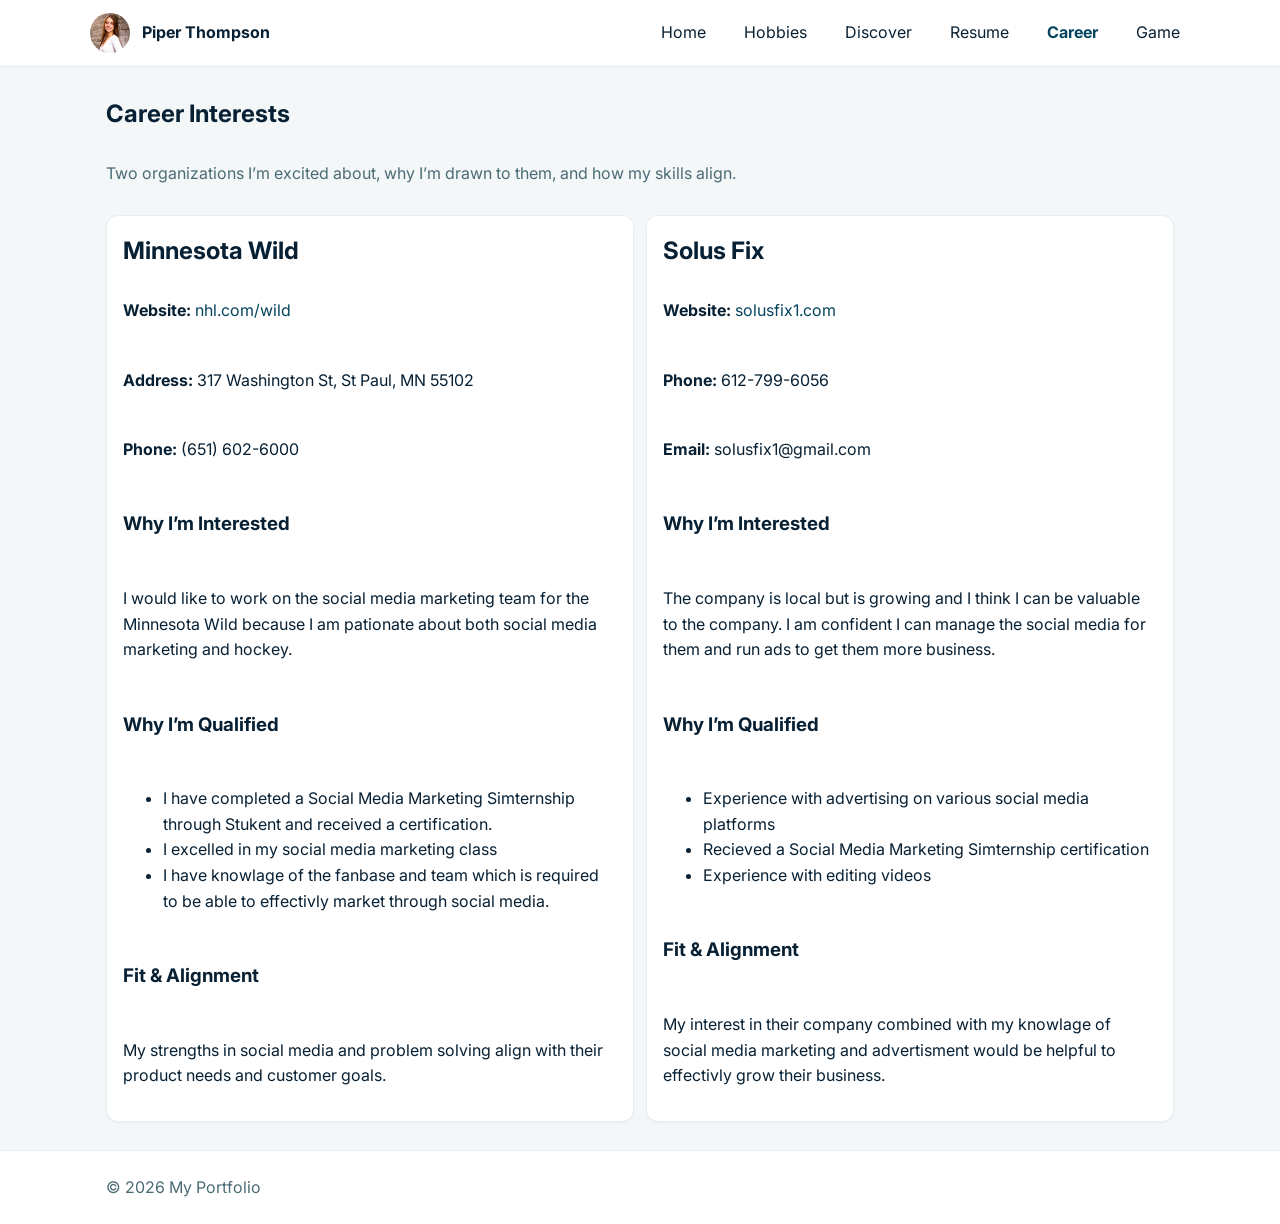
<file: career.html>
<!DOCTYPE html>
<html lang="en">
<head>
    <meta charset="UTF-8">
    <meta name="viewport" content="width=device-width, initial-scale=1.0">
    <title>Career Interests | Piper Thompson</title>
    <link rel="stylesheet" href="CSS/styles.css">
    <link rel="preconnect" href="https://fonts.googleapis.com">
    <link rel="preconnect" href="https://fonts.gstatic.com" crossorigin>
    <link href="https://fonts.googleapis.com/css2?family=Inter:wght@400;600;700&display=swap" rel="stylesheet">
</head>
<body>
    <header class="site-header" role="banner">
        <div class="container bar">
            <a class="site-brand" href="index.html" aria-label="Piper Thompson home">
                <img class="avatar" src="media/seniorpicture.jpg" alt="Senior portrait of Piper Thompson">
                <span>Piper Thompson</span>
            </a>
            <nav class="site-nav" role="navigation" aria-label="Primary">
                <a href="index.html">Home</a>
                <a href="hobbies.html">Hobbies</a>
                <a href="discover.html">Discover</a>
                <a href="resume.html">Resume</a>
                <a class="active" href="career.html">Career</a>
                <a href="game.html">Game</a>
            </nav>
        </div>
    </header>

    <main>
        <section class="section">
            <div class="container stack">
                <h1 style="margin:0;">Career Interests</h1>
                <p class="muted">Two organizations I’m excited about, why I’m drawn to them, and how my skills align.</p>

                <div class="grid-2">
                    <article class="card stack">
                        <h2 style="margin:0;">Minnesota Wild</h2>
                        <p><strong>Website:</strong> <a href="https://www.nhl.com/wild/" target="_blank" rel="noopener">nhl.com/wild</a></p>
                        <p><strong>Address:</strong> 317 Washington St, St Paul, MN 55102</p>
                        <p><strong>Phone:</strong> (651) 602-6000</p>
                        <h3>Why I’m Interested</h3>
                        <p>I would like to work on the social media marketing team for the Minnesota Wild because I am pationate about both social media marketing and hockey.</p>
                        <h3>Why I’m Qualified</h3>
                        <ul>
                            <li>I have completed a Social Media Marketing Simternship through Stukent and received a certification.</li>
                            <li>I excelled in my social media marketing class</li>
                            <li>I have knowlage of the fanbase and team which is required to be able to effectivly market through social media.</li>
                        </ul>
                        <h3>Fit & Alignment</h3>
                        <p>My strengths in social media and problem solving align with their product needs and customer goals.</p>
                    </article>

                    <article class="card stack">
                        <h2 style="margin:0;">Solus Fix</h2>
                        <p><strong>Website:</strong> <a href="https://solusfix1.com/?srsltid=AfmBOopE7GNcAKMpsKGYx21ef1vvOJQHS5BOfLOscxVXBuEXwXygtng7" target="_blank" rel="noopener">solusfix1.com</a></p>
                        <p><strong>Phone:</strong> 612-799-6056</p>
                        <p><strong>Email:</strong> solusfix1@gmail.com</p>
                        <h3>Why I’m Interested</h3>
                        <p>The company is local but is growing and I think I can be valuable to the company. I am confident I can manage the social media for them and run ads to get them more business.</p>
                        <h3>Why I’m Qualified</h3>
                        <ul>
                            <li>Experience with advertising on various social media platforms</li>
                            <li>Recieved a Social Media Marketing Simternship certification</li>
                            <li>Experience with editing videos</li>
                        </ul>
                        <h3>Fit & Alignment</h3>
                        <p>My interest in their company combined with my knowlage of social media marketing and advertisment would be helpful to effectivly grow their business.</p>
                    </article>
                </div>
            </div>
        </section>
    </main>

    <footer class="footer">
        <div class="container">© <span id="year"></span> My Portfolio</div>
        <script>document.getElementById('year').textContent = new Date().getFullYear();</script>
    </footer>
</body>
</html>
</file>
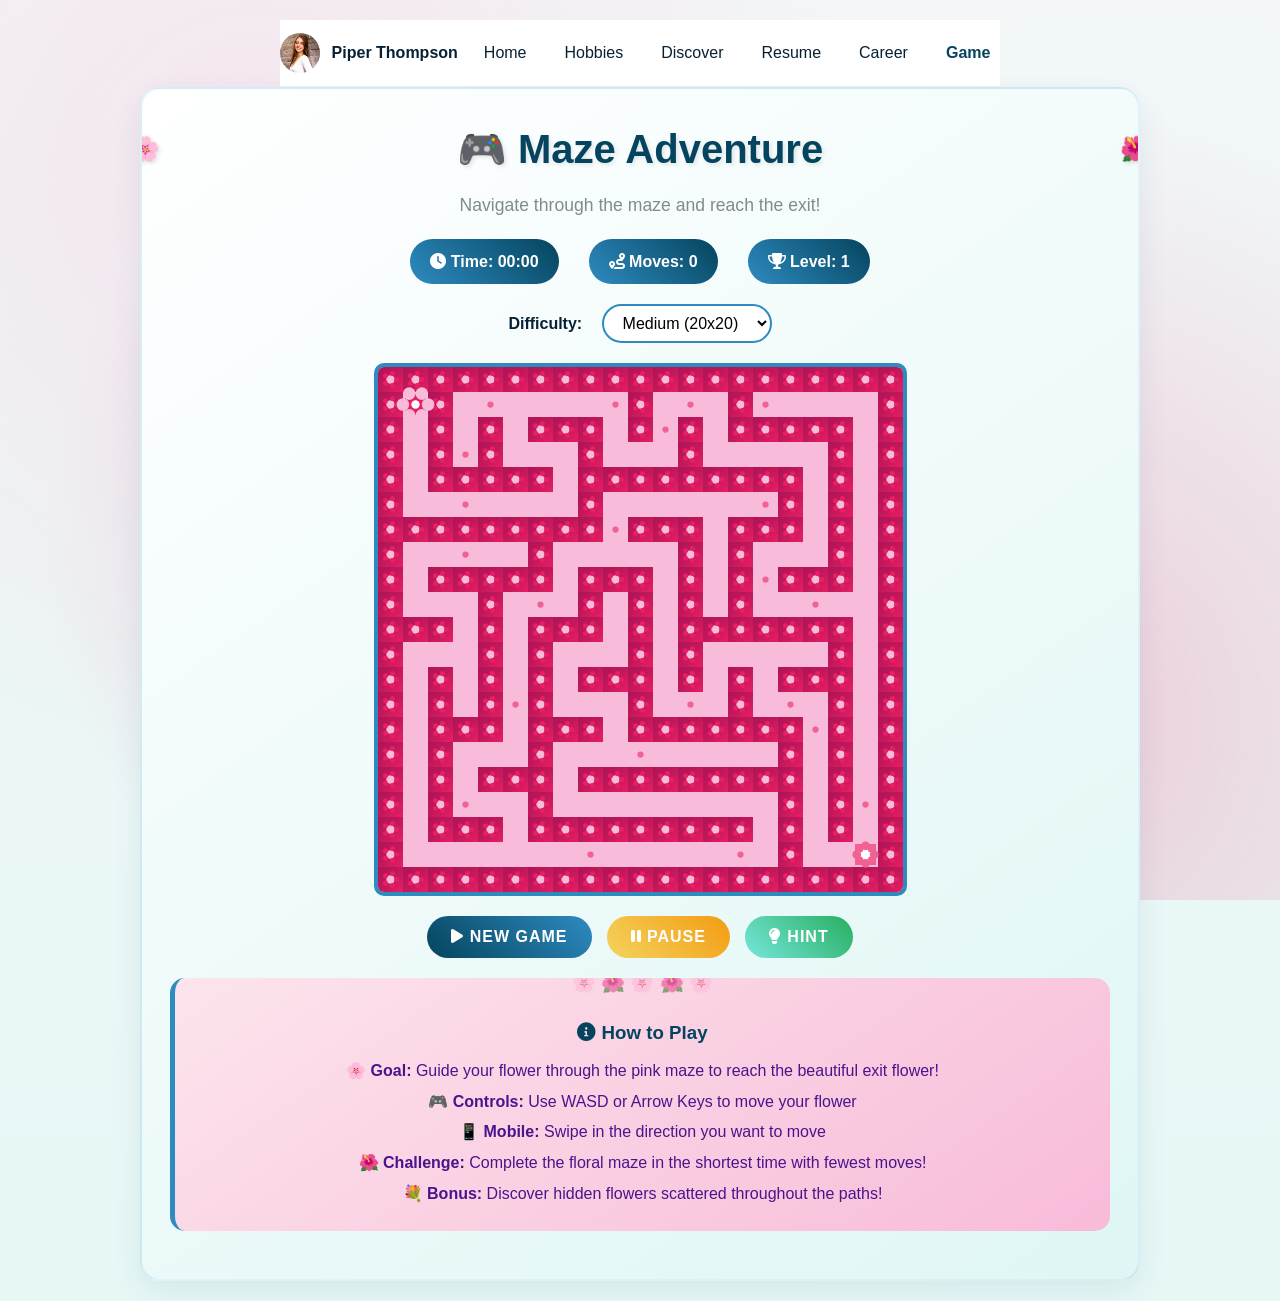
<file: game.html>
<!DOCTYPE html>
<html lang="en">
<head>
    <meta charset="UTF-8">
    <meta name="viewport" content="width=device-width, initial-scale=1.0">
    <title>Maze Game - Find Your Way Out!</title>
    <link rel="stylesheet" href="CSS/styles.css">
    <link rel="stylesheet" href="https://cdnjs.cloudflare.com/ajax/libs/font-awesome/6.0.0/css/all.min.css">
    <style>
        :root {
            /* Coastal palette for game visuals (keeps the site consistent) */
            --primary-color: #05445E; /* deep ocean */
            --accent-color: #2E8BC0;  /* bright accent */
            --success-color: #75E6DA; /* seafoam */
            --warning-color: #F4D35E; /* sand */
            --text-color: #072033;    /* dark text */
            --background-color: #F3F7F8; /* light neutral */
            --wall-color: #2E8BC0;    /* walls use accent */
            --path-color: #E6F7F6;    /* pale sea */
            --player-color: #189AB4;  /* player color */
            --start-color: #75E6DA;
            --end-color: #05445E;
            --sea-sheen: #dff6f5;
        }

        * {
            margin: 0;
            padding: 0;
            box-sizing: border-box;
        }

        body {
            font-family: 'Inter', -apple-system, BlinkMacSystemFont, 'Segoe UI', Roboto, sans-serif;
            background: linear-gradient(180deg, #F3F7F8 0%, #E6F7F6 100%);
            min-height: 100vh;
            color: var(--text-color);
            display: flex;
            flex-direction: column;
            align-items: center;
            padding: 20px;
            position: relative;
            overflow-x: hidden;
        }

        body::before {
            content: '';
            position: fixed;
            top: 0;
            left: 0;
            width: 100%;
            height: 100%;
            background-image: 
                radial-gradient(circle at 20% 20%, rgba(248, 187, 217, 0.3) 0%, transparent 50%),
                radial-gradient(circle at 80% 80%, rgba(233, 30, 99, 0.2) 0%, transparent 50%),
                radial-gradient(circle at 40% 60%, rgba(194, 24, 91, 0.2) 0%, transparent 50%);
            pointer-events: none;
            z-index: -1;
        }

        .game-container {
            background: linear-gradient(145deg, #FFFFFF 0%, var(--sea-sheen) 100%);
            border-radius: 20px;
            padding: 28px;
            box-shadow: 0 10px 30px rgba(5, 68, 94, 0.08);
            max-width: 1000px;
            width: 100%;
            text-align: center;
            border: 2px solid rgba(46,139,192,0.12);
            position: relative;
            overflow: hidden;
        }

        .game-container::before {
            content: '';
            position: absolute;
            top: -50px;
            right: -50px;
            width: 100px;
            height: 100px;
            background: radial-gradient(circle, var(--flower-pink) 30%, transparent 70%);
            border-radius: 50%;
            opacity: 0.6;
        }

        .game-container::after {
            content: '';
            position: absolute;
            bottom: -30px;
            left: -30px;
            width: 60px;
            height: 60px;
            background: radial-gradient(circle, var(--rose-pink) 40%, transparent 70%);
            border-radius: 50%;
            opacity: 0.4;
        }

        .game-header {
            margin-bottom: 20px;
        }

        .game-title {
            font-size: 2.5rem;
            color: var(--primary-color);
            margin-bottom: 10px;
            text-shadow: 2px 2px 4px rgba(0, 0, 0, 0.1);
            position: relative;
        }

        .game-title::before {
            content: '🌸';
            position: absolute;
            left: -40px;
            top: 50%;
            transform: translateY(-50%);
            font-size: 1.5rem;
            animation: float 3s ease-in-out infinite;
        }

        .game-title::after {
            content: '🌺';
            position: absolute;
            right: -40px;
            top: 50%;
            transform: translateY(-50%);
            font-size: 1.5rem;
            animation: float 3s ease-in-out infinite reverse;
        }

        @keyframes float {
            0%, 100% { transform: translateY(-50%) rotate(0deg); }
            50% { transform: translateY(-60%) rotate(10deg); }
        }

        .game-subtitle {
            color: #7f8c8d;
            font-size: 1.1rem;
            margin-bottom: 20px;
        }

        .game-stats {
            display: flex;
            justify-content: center;
            gap: 30px;
            margin-bottom: 20px;
            flex-wrap: wrap;
        }

        .stat {
            background: linear-gradient(45deg, var(--accent-color), var(--primary-color));
            color: white;
            padding: 10px 20px;
            border-radius: 25px;
            font-weight: bold;
            min-width: 120px;
        }

        .maze-container {
            display: flex;
            justify-content: center;
            margin: 20px 0;
        }

        #mazeCanvas {
            border: 4px solid var(--wall-color);
            border-radius: 10px;
            background: var(--path-color);
            cursor: crosshair;
        }

        .controls {
            margin: 20px 0;
            display: flex;
            flex-direction: column;
            align-items: center;
            gap: 15px;
        }

        .control-buttons {
            display: flex;
            gap: 15px;
            flex-wrap: wrap;
            justify-content: center;
        }

        .btn {
            padding: 12px 24px;
            border: none;
            border-radius: 25px;
            font-weight: bold;
            cursor: pointer;
            transition: all 0.3s ease;
            font-size: 1rem;
            text-transform: uppercase;
            letter-spacing: 1px;
        }

        .btn-primary {
            background: linear-gradient(45deg, var(--primary-color), var(--accent-color));
            color: white;
        }

        .btn-success {
            background: linear-gradient(45deg, var(--success-color), #27ae60);
            color: white;
        }

        .btn-warning {
            background: linear-gradient(45deg, var(--warning-color), #f39c12);
            color: white;
        }

        .btn:hover {
            transform: translateY(-2px);
            box-shadow: 0 5px 15px rgba(0, 0, 0, 0.2);
        }

        .btn:active {
            transform: translateY(0);
        }

        .instructions {
            background: linear-gradient(145deg, #FCE4EC 0%, #F8BBD9 100%);
            padding: 20px;
            border-radius: 15px;
            margin: 20px 0;
            border-left: 5px solid var(--accent-color);
            position: relative;
            overflow: hidden;
        }

        .instructions::before {
            content: '🌸 🌺 🌸 🌺 🌸';
            position: absolute;
            top: -10px;
            left: 0;
            right: 0;
            text-align: center;
            font-size: 1.2rem;
            opacity: 0.6;
            animation: float 4s ease-in-out infinite;
        }

        .instructions h3 {
            color: var(--primary-color);
            margin-bottom: 10px;
            margin-top: 20px;
        }

        .instructions p {
            margin: 5px 0;
            color: #4A148C;
            font-weight: 500;
        }

        .difficulty-selector {
            margin: 20px 0;
        }

        .difficulty-selector label {
            margin-right: 15px;
            font-weight: bold;
            color: var(--text-color);
        }

        .difficulty-selector select {
            padding: 8px 15px;
            border: 2px solid var(--accent-color);
            border-radius: 20px;
            background: white;
            font-size: 1rem;
            cursor: pointer;
        }

        .game-over {
            position: fixed;
            top: 0;
            left: 0;
            width: 100%;
            height: 100%;
            background: rgba(0, 0, 0, 0.8);
            display: none;
            justify-content: center;
            align-items: center;
            z-index: 1000;
        }

        .game-over-content {
            background: white;
            padding: 40px;
            border-radius: 20px;
            text-align: center;
            max-width: 400px;
            width: 90%;
        }

        .game-over h2 {
            color: var(--success-color);
            font-size: 2rem;
            margin-bottom: 20px;
        }

        .final-stats {
            margin: 20px 0;
            font-size: 1.2rem;
        }

        .final-stats div {
            margin: 10px 0;
            padding: 10px;
            background: #f8f9fa;
            border-radius: 10px;
        }

        @media (max-width: 768px) {
            .game-container {
                padding: 20px;
            }

            .game-title {
                font-size: 2rem;
            }

            .game-stats {
                gap: 15px;
            }

            .stat {
                min-width: 100px;
                padding: 8px 16px;
            }

            .control-buttons {
                flex-direction: column;
                align-items: center;
            }

            .btn {
                width: 200px;
            }
        }
    </style>
</head>
<body>
    <header class="site-header" role="banner">
        <div class="container bar">
            <a class="site-brand" href="index.html" aria-label="Piper Thompson home">
                <img class="avatar" src="media/seniorpicture.jpg" alt="Senior portrait of Piper Thompson">
                <span>Piper Thompson</span>
            </a>
            <nav class="site-nav" role="navigation" aria-label="Primary">
                <a href="index.html">Home</a>
                <a href="hobbies.html">Hobbies</a>
                <a href="discover.html">Discover</a>
                <a href="resume.html">Resume</a>
                <a href="career.html">Career</a>
                <a class="active" href="game.html">Game</a>
            </nav>
        </div>
    </header>
    <audio id="backgroundMusic" loop>
        <source src="audio/stroll.mp3" type="audio/mpeg">
        Your browser does not support the audio element.
    </audio>
    <div class="game-container">
        <div class="game-header">
            <h1 class="game-title">🎮 Maze Adventure</h1>
            <p class="game-subtitle">Navigate through the maze and reach the exit!</p>
        </div>

        <div class="game-stats">
            <div class="stat">
                <i class="fas fa-clock"></i> Time: <span id="timer">00:00</span>
            </div>
            <div class="stat">
                <i class="fas fa-route"></i> Moves: <span id="moves">0</span>
            </div>
            <div class="stat">
                <i class="fas fa-trophy"></i> Level: <span id="level">1</span>
            </div>
        </div>

        <div class="difficulty-selector">
            <label for="difficulty">Difficulty:</label>
            <select id="difficulty">
                <option value="easy">Easy (15x15)</option>
                <option value="medium" selected>Medium (20x20)</option>
                <option value="hard">Hard (25x25)</option>
                <option value="expert">Expert (30x30)</option>
            </select>
        </div>

        <div class="maze-container">
            <canvas id="mazeCanvas" width="600" height="600"></canvas>
        </div>

        <div class="controls">
            <div class="control-buttons">
                <button class="btn btn-primary" id="newGameBtn">
                    <i class="fas fa-play"></i> New Game
                </button>
                <button class="btn btn-warning" id="pauseBtn">
                    <i class="fas fa-pause"></i> Pause
                </button>
                <button class="btn btn-success" id="hintBtn">
                    <i class="fas fa-lightbulb"></i> Hint
                </button>
            </div>
        </div>

        <div class="instructions">
            <h3><i class="fas fa-info-circle"></i> How to Play</h3>
            <p><strong>🌸 Goal:</strong> Guide your flower through the pink maze to reach the beautiful exit flower!</p>
            <p><strong>🎮 Controls:</strong> Use WASD or Arrow Keys to move your flower</p>
            <p><strong>📱 Mobile:</strong> Swipe in the direction you want to move</p>
            <p><strong>🌺 Challenge:</strong> Complete the floral maze in the shortest time with fewest moves!</p>
            <p><strong>💐 Bonus:</strong> Discover hidden flowers scattered throughout the paths!</p>
        </div>
    </div>

    <div class="game-over" id="gameOver">
        <div class="game-over-content">
            <h2 id="gameOverTitle">🌸 Congratulations! 🌸</h2>
            <p style="color: var(--primary-color); margin-bottom: 20px;">You've successfully navigated through the floral maze!</p>
            <div class="final-stats">
                <div>⏰ Time: <span id="finalTime">00:00</span></div>
                <div>🌺 Moves: <span id="finalMoves">0</span></div>
                <div>🏆 Level: <span id="finalLevel">1</span></div>
            </div>
            <button class="btn btn-primary" id="playAgainBtn">
                <i class="fas fa-redo"></i> Play Again
            </button>
        </div>
    </div>

    <script>
        class MazeGame {
            constructor() {
                this.canvas = document.getElementById('mazeCanvas');
                this.ctx = this.canvas.getContext('2d');
                this.backgroundMusic = document.getElementById('backgroundMusic');
                this.cellSize = 20;
                this.maze = [];
                this.player = { x: 1, y: 1 };
                this.start = { x: 1, y: 1 };
                this.end = { x: 0, y: 0 };
                this.moves = 0;
                this.startTime = null;
                this.gameRunning = false;
                this.gamePaused = false;
                this.timerInterval = null;
                this.difficulty = 'medium';
                
                this.difficulties = {
                    easy: { size: 15, cellSize: 30 },
                    medium: { size: 20, cellSize: 25 },
                    hard: { size: 25, cellSize: 20 },
                    expert: { size: 30, cellSize: 18 }
                };

                this.initializeEventListeners();
                this.generateMaze();
            }

            initializeEventListeners() {
                // Keyboard controls
                document.addEventListener('keydown', (e) => {
                    if (!this.gameRunning || this.gamePaused) return;
                    
                    const directions = {
                        'ArrowUp': { x: 0, y: -1 },
                        'ArrowDown': { x: 0, y: 1 },
                        'ArrowLeft': { x: -1, y: 0 },
                        'ArrowRight': { x: 1, y: 0 },
                        'w': { x: 0, y: -1 },
                        's': { x: 0, y: 1 },
                        'a': { x: -1, y: 0 },
                        'd': { x: 1, y: 0 }
                    };

                    if (directions[e.key]) {
                        e.preventDefault();
                        this.movePlayer(directions[e.key]);
                    }
                });

                // Button controls
                document.getElementById('newGameBtn').addEventListener('click', () => this.newGame());
                document.getElementById('pauseBtn').addEventListener('click', () => this.togglePause());
                document.getElementById('hintBtn').addEventListener('click', () => this.showHint());
                document.getElementById('playAgainBtn').addEventListener('click', () => this.newGame());
                document.getElementById('difficulty').addEventListener('change', (e) => {
                    this.difficulty = e.target.value;
                    this.newGame();
                });

                // Touch controls for mobile
                this.setupTouchControls();
            }

            setupTouchControls() {
                let touchStartX = 0;
                let touchStartY = 0;

                this.canvas.addEventListener('touchstart', (e) => {
                    e.preventDefault();
                    const touch = e.touches[0];
                    touchStartX = touch.clientX;
                    touchStartY = touch.clientY;
                });

                this.canvas.addEventListener('touchend', (e) => {
                    e.preventDefault();
                    if (!this.gameRunning || this.gamePaused) return;

                    const touch = e.changedTouches[0];
                    const deltaX = touch.clientX - touchStartX;
                    const deltaY = touch.clientY - touchStartY;
                    const minSwipeDistance = 30;

                    if (Math.abs(deltaX) > Math.abs(deltaY)) {
                        // Horizontal swipe
                        if (Math.abs(deltaX) > minSwipeDistance) {
                            this.movePlayer(deltaX > 0 ? { x: 1, y: 0 } : { x: -1, y: 0 });
                        }
                    } else {
                        // Vertical swipe
                        if (Math.abs(deltaY) > minSwipeDistance) {
                            this.movePlayer(deltaY > 0 ? { x: 0, y: 1 } : { x: 0, y: -1 });
                        }
                    }
                });
            }

            generateMaze() {
                const config = this.difficulties[this.difficulty];
                this.cellSize = config.cellSize;
                const size = config.size;
                
                // Ensure odd dimensions for proper maze generation
                const mazeWidth = size % 2 === 0 ? size + 1 : size;
                const mazeHeight = size % 2 === 0 ? size + 1 : size;
                
                this.maze = Array(mazeHeight).fill().map(() => Array(mazeWidth).fill(1));
                
                // Generate maze using recursive backtracking
                this.carvePath(1, 1);
                
                // Set start and end points
                this.start = { x: 1, y: 1 };
                this.end = { x: mazeWidth - 2, y: mazeHeight - 2 };
                this.player = { ...this.start };
                
                // Update canvas size
                this.canvas.width = mazeWidth * this.cellSize;
                this.canvas.height = mazeHeight * this.cellSize;
                
                this.drawMaze();
            }

            carvePath(x, y) {
                this.maze[y][x] = 0; // Mark as path
                
                const directions = [
                    { x: 0, y: -2 }, // Up
                    { x: 2, y: 0 },  // Right
                    { x: 0, y: 2 },  // Down
                    { x: -2, y: 0 }  // Left
                ];
                
                // Shuffle directions
                for (let i = directions.length - 1; i > 0; i--) {
                    const j = Math.floor(Math.random() * (i + 1));
                    [directions[i], directions[j]] = [directions[j], directions[i]];
                }
                
                for (const dir of directions) {
                    const newX = x + dir.x;
                    const newY = y + dir.y;
                    
                    if (newX > 0 && newX < this.maze[0].length - 1 && 
                        newY > 0 && newY < this.maze.length - 1 && 
                        this.maze[newY][newX] === 1) {
                        
                        // Carve wall between current and new cell
                        this.maze[y + dir.y / 2][x + dir.x / 2] = 0;
                        this.carvePath(newX, newY);
                    }
                }
            }

            drawMaze() {
                this.ctx.clearRect(0, 0, this.canvas.width, this.canvas.height);
                
                // Draw background with subtle pink gradient
                const gradient = this.ctx.createLinearGradient(0, 0, this.canvas.width, this.canvas.height);
                gradient.addColorStop(0, '#FCE4EC');
                gradient.addColorStop(1, '#F8BBD9');
                this.ctx.fillStyle = gradient;
                this.ctx.fillRect(0, 0, this.canvas.width, this.canvas.height);
                
                for (let y = 0; y < this.maze.length; y++) {
                    for (let x = 0; x < this.maze[y].length; x++) {
                        if (this.maze[y][x] === 1) {
                            // Draw wall with pink gradient
                            const wallGradient = this.ctx.createLinearGradient(
                                x * this.cellSize, y * this.cellSize,
                                (x + 1) * this.cellSize, (y + 1) * this.cellSize
                            );
                            wallGradient.addColorStop(0, '#AD1457');
                            wallGradient.addColorStop(0.5, '#C2185B');
                            wallGradient.addColorStop(1, '#E91E63');
                            
                            this.ctx.fillStyle = wallGradient;
                            this.ctx.fillRect(x * this.cellSize, y * this.cellSize, this.cellSize, this.cellSize);
                            
                            // Add flower pattern to walls
                            this.drawFlowerPattern(x, y);
                        } else {
                            // Draw path with light pink
                            this.ctx.fillStyle = '#F8BBD9';
                            this.ctx.fillRect(x * this.cellSize, y * this.cellSize, this.cellSize, this.cellSize);
                            
                            // Add occasional small flowers to paths
                            if (Math.random() < 0.1) {
                                this.drawSmallFlower(x, y);
                            }
                        }
                    }
                }
                
                // Draw start point with flower
                this.ctx.fillStyle = '#C2185B';
                this.ctx.fillRect(
                    this.start.x * this.cellSize + 2, 
                    this.start.y * this.cellSize + 2, 
                    this.cellSize - 4, 
                    this.cellSize - 4
                );
                this.drawStartFlower(this.start.x, this.start.y);
                
                // Draw end point with flower
                this.ctx.fillStyle = '#F06292';
                this.ctx.fillRect(
                    this.end.x * this.cellSize + 2, 
                    this.end.y * this.cellSize + 2, 
                    this.cellSize - 4, 
                    this.cellSize - 4
                );
                this.drawEndFlower(this.end.x, this.end.y);
                
                // Draw player as a flower
                this.drawPlayerFlower(this.player.x, this.player.y);
            }

            drawFlowerPattern(x, y) {
                const centerX = x * this.cellSize + this.cellSize / 2;
                const centerY = y * this.cellSize + this.cellSize / 2;
                const radius = this.cellSize / 6;
                
                // Draw small decorative flowers on walls
                this.ctx.fillStyle = '#F8BBD9';
                this.ctx.beginPath();
                this.ctx.arc(centerX, centerY, radius, 0, 2 * Math.PI);
                this.ctx.fill();
                
                // Draw petals
                this.ctx.fillStyle = '#E91E63';
                for (let i = 0; i < 5; i++) {
                    const angle = (i * 2 * Math.PI) / 5;
                    const petalX = centerX + Math.cos(angle) * radius * 1.5;
                    const petalY = centerY + Math.sin(angle) * radius * 1.5;
                    this.ctx.beginPath();
                    this.ctx.arc(petalX, petalY, radius * 0.6, 0, 2 * Math.PI);
                    this.ctx.fill();
                }
            }

            drawSmallFlower(x, y) {
                const centerX = x * this.cellSize + this.cellSize / 2;
                const centerY = y * this.cellSize + this.cellSize / 2;
                const radius = this.cellSize / 8;
                
                // Draw small flower center
                this.ctx.fillStyle = '#F06292';
                this.ctx.beginPath();
                this.ctx.arc(centerX, centerY, radius, 0, 2 * Math.PI);
                this.ctx.fill();
                
                // Draw small petals
                this.ctx.fillStyle = '#F8BBD9';
                for (let i = 0; i < 4; i++) {
                    const angle = (i * Math.PI) / 2;
                    const petalX = centerX + Math.cos(angle) * radius * 1.8;
                    const petalY = centerY + Math.sin(angle) * radius * 1.8;
                    this.ctx.beginPath();
                    this.ctx.arc(petalX, petalY, radius * 0.7, 0, 2 * Math.PI);
                    this.ctx.fill();
                }
            }

            drawStartFlower(x, y) {
                const centerX = x * this.cellSize + this.cellSize / 2;
                const centerY = y * this.cellSize + this.cellSize / 2;
                const radius = this.cellSize / 4;
                
                // Draw start flower
                this.ctx.fillStyle = '#FFFFFF';
                this.ctx.beginPath();
                this.ctx.arc(centerX, centerY, radius, 0, 2 * Math.PI);
                this.ctx.fill();
                
                // Draw petals
                this.ctx.fillStyle = '#C2185B';
                for (let i = 0; i < 6; i++) {
                    const angle = (i * Math.PI) / 3;
                    const petalX = centerX + Math.cos(angle) * radius * 1.3;
                    const petalY = centerY + Math.sin(angle) * radius * 1.3;
                    this.ctx.beginPath();
                    this.ctx.arc(petalX, petalY, radius * 0.8, 0, 2 * Math.PI);
                    this.ctx.fill();
                }
            }

            drawEndFlower(x, y) {
                const centerX = x * this.cellSize + this.cellSize / 2;
                const centerY = y * this.cellSize + this.cellSize / 2;
                const radius = this.cellSize / 4;
                
                // Draw end flower
                this.ctx.fillStyle = '#FFFFFF';
                this.ctx.beginPath();
                this.ctx.arc(centerX, centerY, radius, 0, 2 * Math.PI);
                this.ctx.fill();
                
                // Draw petals
                this.ctx.fillStyle = '#F06292';
                for (let i = 0; i < 8; i++) {
                    const angle = (i * Math.PI) / 4;
                    const petalX = centerX + Math.cos(angle) * radius * 1.4;
                    const petalY = centerY + Math.sin(angle) * radius * 1.4;
                    this.ctx.beginPath();
                    this.ctx.arc(petalX, petalY, radius * 0.7, 0, 2 * Math.PI);
                    this.ctx.fill();
                }
            }

            drawPlayerFlower(x, y) {
                const centerX = x * this.cellSize + this.cellSize / 2;
                const centerY = y * this.cellSize + this.cellSize / 2;
                const radius = this.cellSize / 2 - 2;
                
                // Draw player as a moving flower
                this.ctx.fillStyle = '#E91E63';
                this.ctx.beginPath();
                this.ctx.arc(centerX, centerY, radius, 0, 2 * Math.PI);
                this.ctx.fill();
                
                // Draw petals around player
                this.ctx.fillStyle = '#F8BBD9';
                for (let i = 0; i < 6; i++) {
                    const angle = (i * Math.PI) / 3;
                    const petalX = centerX + Math.cos(angle) * radius * 1.2;
                    const petalY = centerY + Math.sin(angle) * radius * 1.2;
                    this.ctx.beginPath();
                    this.ctx.arc(petalX, petalY, radius * 0.6, 0, 2 * Math.PI);
                    this.ctx.fill();
                }
                
                // Draw center
                this.ctx.fillStyle = '#FFFFFF';
                this.ctx.beginPath();
                this.ctx.arc(centerX, centerY, radius * 0.4, 0, 2 * Math.PI);
                this.ctx.fill();
            }

            movePlayer(direction) {
                const newX = this.player.x + direction.x;
                const newY = this.player.y + direction.y;
                
                // Check bounds and walls
                if (newX >= 0 && newX < this.maze[0].length && 
                    newY >= 0 && newY < this.maze.length && 
                    this.maze[newY][newX] === 0) {
                    
                    this.player.x = newX;
                    this.player.y = newY;
                    this.moves++;
                    this.updateStats();
                    this.drawMaze();
                    
                    // Check win condition
                    if (this.player.x === this.end.x && this.player.y === this.end.y) {
                        this.gameWin();
                    }
                }
            }

            updateStats() {
                document.getElementById('moves').textContent = this.moves;
            }

            startTimer() {
                this.startTime = Date.now();
                this.timerInterval = setInterval(() => {
                    if (!this.gamePaused) {
                        const elapsed = Date.now() - this.startTime;
                        const minutes = Math.floor(elapsed / 60000);
                        const seconds = Math.floor((elapsed % 60000) / 1000);
                        document.getElementById('timer').textContent = 
                            `${minutes.toString().padStart(2, '0')}:${seconds.toString().padStart(2, '0')}`;
                    }
                }, 1000);
            }

            stopTimer() {
                if (this.timerInterval) {
                    clearInterval(this.timerInterval);
                    this.timerInterval = null;
                }
            }

            newGame() {
                this.stopTimer();
                this.gameRunning = true;
                this.gamePaused = false;
                this.moves = 0;
                this.startTime = null;
                document.getElementById('gameOver').style.display = 'none';
                this.generateMaze();
                this.startTimer();
                this.updateStats();
                // Start background music
                this.backgroundMusic.play().catch(error => {
                    console.log('Audio play failed:', error);
                });
            }

            togglePause() {
                this.gamePaused = !this.gamePaused;
                const pauseBtn = document.getElementById('pauseBtn');
                if (this.gamePaused) {
                    pauseBtn.innerHTML = '<i class="fas fa-play"></i> Resume';
                    pauseBtn.className = 'btn btn-success';
                    // Pause background music
                    this.backgroundMusic.pause();
                } else {
                    pauseBtn.innerHTML = '<i class="fas fa-pause"></i> Pause';
                    pauseBtn.className = 'btn btn-warning';
                    // Resume background music
                    this.backgroundMusic.play().catch(error => {
                        console.log('Audio play failed:', error);
                    });
                }
            }

            showHint() {
                // Simple hint: flash the exit briefly
                const originalColor = this.ctx.fillStyle;
                this.ctx.fillStyle = '#f1c40f';
                this.ctx.fillRect(
                    this.end.x * this.cellSize, 
                    this.end.y * this.cellSize, 
                    this.cellSize, 
                    this.cellSize
                );
                
                setTimeout(() => {
                    this.drawMaze();
                }, 500);
            }

            gameWin() {
                this.gameRunning = false;
                this.stopTimer();
                
                // Stop background music
                this.backgroundMusic.pause();
                this.backgroundMusic.currentTime = 0;
                
                const finalTime = document.getElementById('timer').textContent;
                document.getElementById('finalTime').textContent = finalTime;
                document.getElementById('finalMoves').textContent = this.moves;
                document.getElementById('finalLevel').textContent = 
                    document.getElementById('level').textContent;
                
                // Show level-specific congratulations message
                this.showLevelCongratulations();
                
                document.getElementById('gameOver').style.display = 'flex';
            }

            showLevelCongratulations() {
                const gameOverTitle = document.getElementById('gameOverTitle');
                const gameOverContent = document.querySelector('.game-over-content');
                
                // Get level-specific congratulations message and Duluth fact
                const levelMessages = {
                    easy: {
                        congrats: '🌸 Congratulations! You completed the Easy level! 🌸',
                        fact: 'The deepest point in Lake Superior is 405 metres or 1,333 feet.'
                    },
                    medium: {
                        congrats: '🌸 Congratulations! You completed the Medium level! 🌸',
                        fact: 'Lake Superior Holds 10% of the Planet\'s Fresh Water'
                    },
                    hard: {
                        congrats: '🌸 Congratulations! You completed the Hard level! 🌸',
                        fact: 'The Duluth Lift Bridge didn\'t originally lift'
                    },
                    expert: {
                        congrats: '🌸 Congratulations! You completed the Expert level! 🌸',
                        fact: 'Beneath Duluth lies an extensive network of steam tunnels, originally built to house steam pipes.'
                    }
                };
                
                const currentLevel = this.difficulty;
                const message = levelMessages[currentLevel];
                
                // Update the congratulations title
                gameOverTitle.innerHTML = message.congrats;
                
                // Add or update the Duluth fact section
                let factElement = document.getElementById('duluthFact');
                if (!factElement) {
                    factElement = document.createElement('div');
                    factElement.id = 'duluthFact';
                    factElement.style.cssText = `
                        background: linear-gradient(145deg, #F8BBD9 0%, #E91E63 100%);
                        color: white;
                        padding: 15px;
                        border-radius: 10px;
                        margin: 15px 0;
                        font-weight: bold;
                        text-align: center;
                        box-shadow: 0 4px 8px rgba(0, 0, 0, 0.2);
                    `;
                    
                    // Insert the fact element after the congratulations paragraph
                    const congratsParagraph = gameOverContent.querySelector('p');
                    congratsParagraph.parentNode.insertBefore(factElement, congratsParagraph.nextSibling);
                }
                
                factElement.innerHTML = `🏛️ <strong>Duluth Fact:</strong> ${message.fact}`;
            }
        }

        // Initialize the game when the page loads
        document.addEventListener('DOMContentLoaded', () => {
            new MazeGame();
        });
    </script>
</body>
</html>
</file>
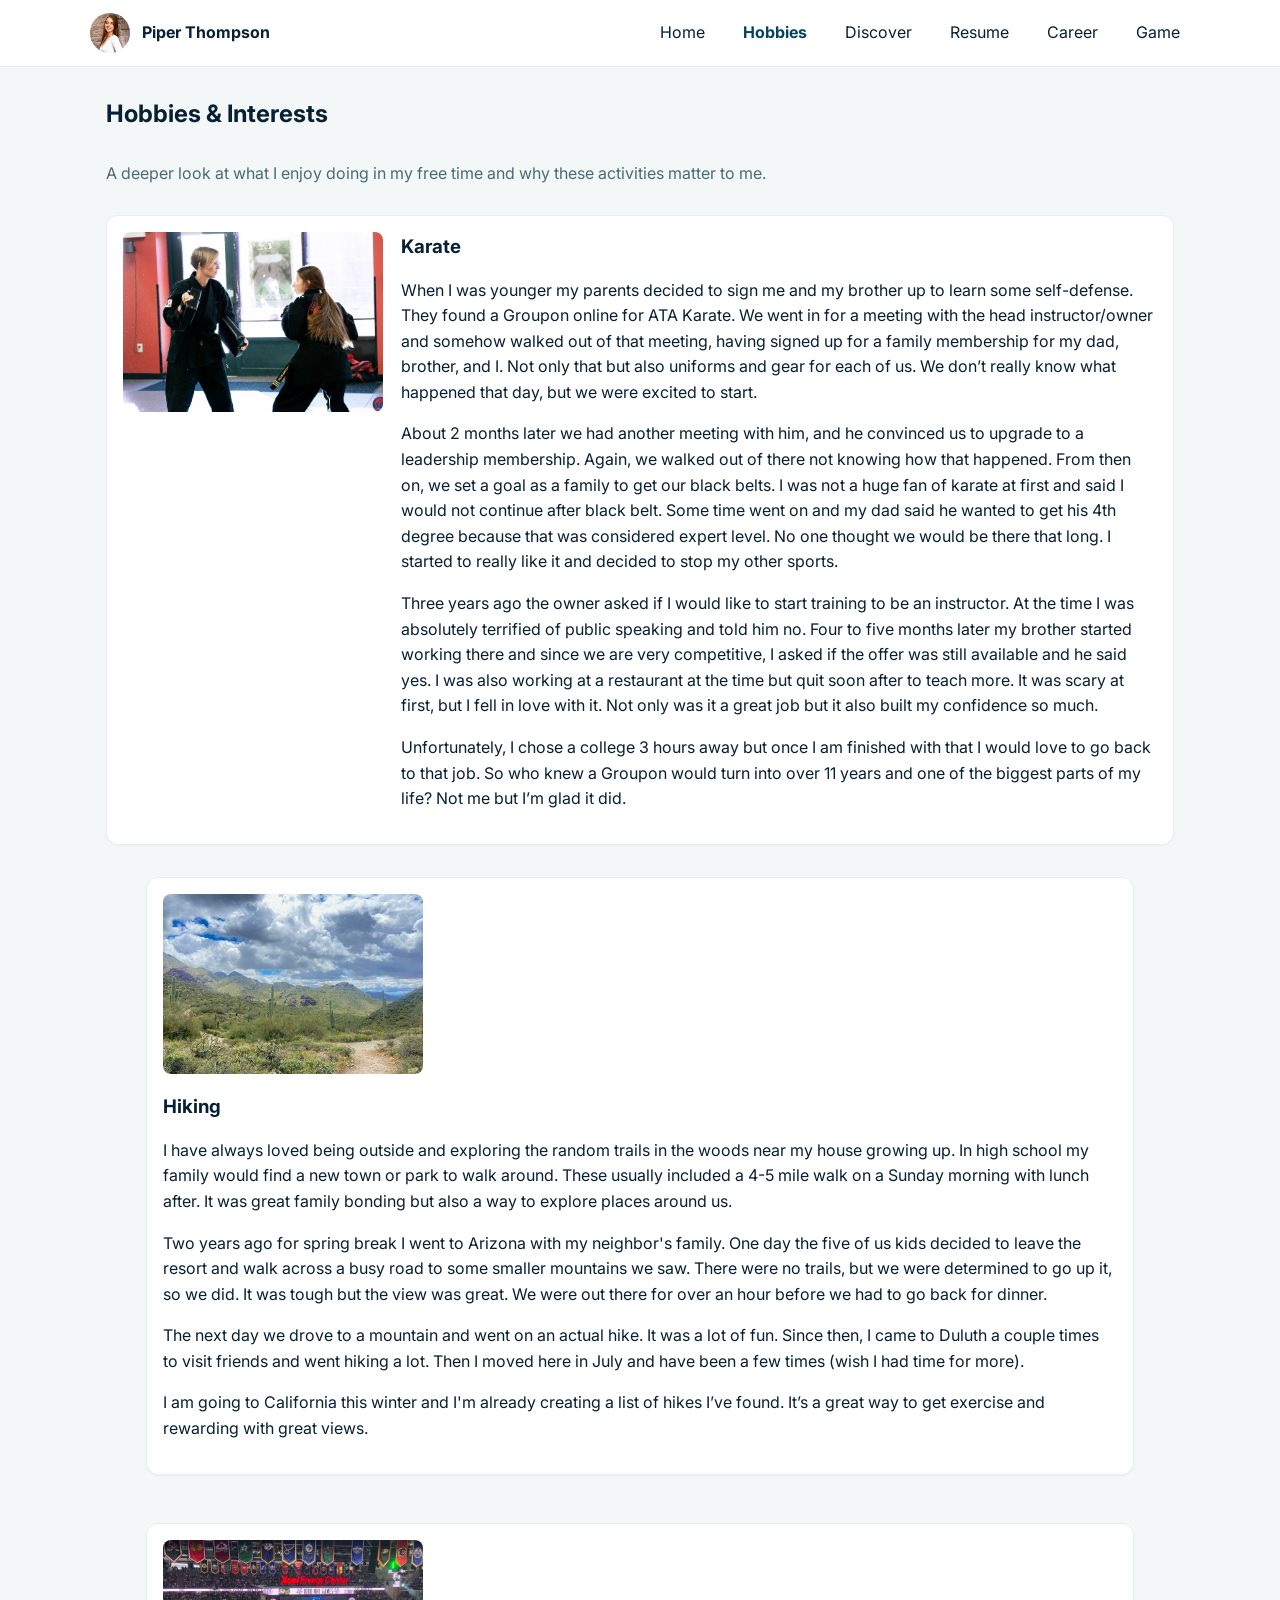
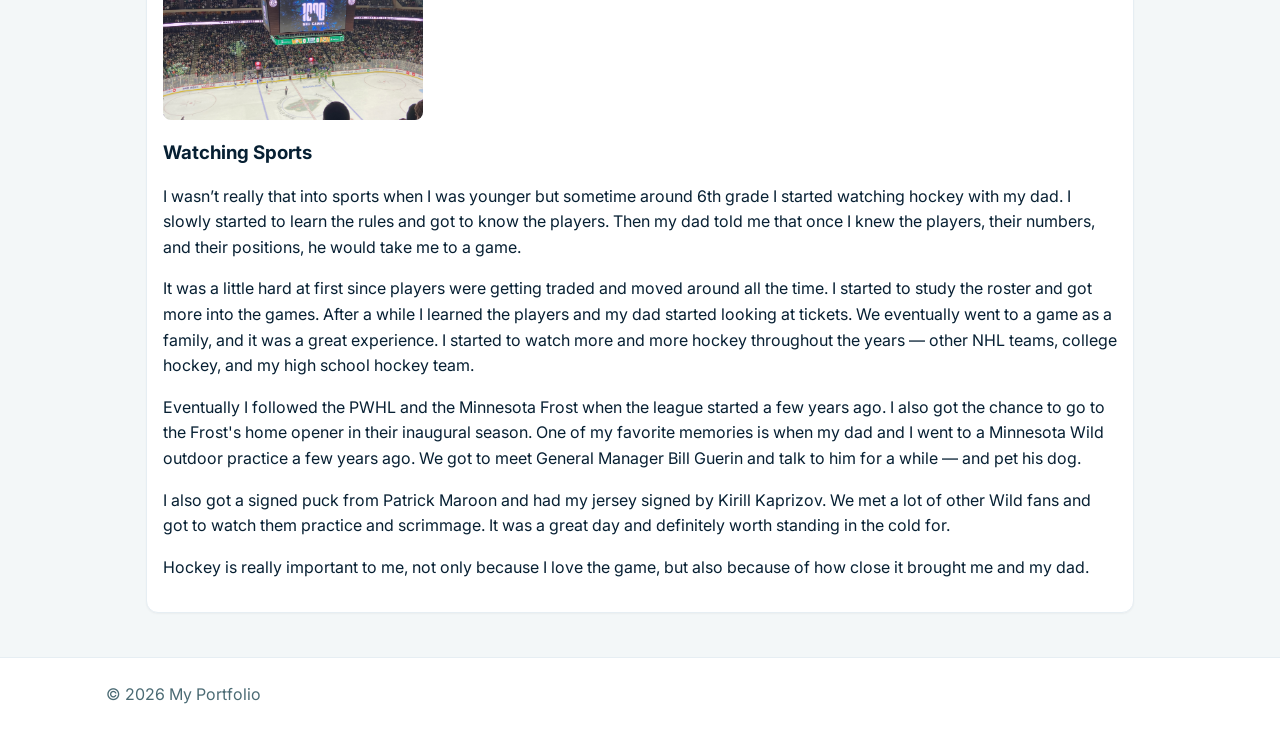
<file: hobbies.html>
<!DOCTYPE html>
<html lang="en">
<head>
    <meta charset="UTF-8">
    <meta name="viewport" content="width=device-width, initial-scale=1.0">
    <title>Hobbies | Piper Thompson</title>
    <link rel="stylesheet" href="CSS/styles.css">
    <link rel="preconnect" href="https://fonts.googleapis.com">
    <link rel="preconnect" href="https://fonts.gstatic.com" crossorigin>
    <link href="https://fonts.googleapis.com/css2?family=Inter:wght@400;600;700&display=swap" rel="stylesheet">
</head>
<body>
    <header class="site-header" role="banner">
        <div class="container bar">
            <a class="site-brand" href="index.html" aria-label="Piper Thompson home">
                <img class="avatar" src="media/seniorpicture.jpg" alt="Senior portrait of Piper Thompson">
                <span>Piper Thompson</span>
            </a>
            <nav class="site-nav" role="navigation" aria-label="Primary">
                <a href="index.html">Home</a>
                <a class="active" href="hobbies.html">Hobbies</a>
                <a href="discover.html">Discover</a>
                <a href="resume.html">Resume</a>
                <a href="career.html">Career</a>
                <a href="game.html">Game</a>
            </nav>
        </div>
    </header>

    <main>
        <section class="section">
            <div class="container stack">
                <h1 style="margin:0;">Hobbies & Interests</h1>
                <p class="muted">A deeper look at what I enjoy doing in my free time and why these activities matter to me.</p>

                <div class="grid-3">
                    <div class="card stack hobby-inline">
                        <div class="hobby-row">
                            <img class="hobby-img" src="media/karate.jpg" alt="Karate practice">
                            <figcaption style="flex:1;min-width:220px;">
                                <h3 style="margin:0;">Karate</h3>
                                <p>When I was younger my parents decided to sign me and my brother up to learn some self-defense. They found a Groupon online for ATA Karate. We went in for a meeting with the head instructor/owner and somehow walked out of that meeting, having signed up for a family membership for my dad, brother, and I. Not only that but also uniforms and gear for each of us. We don’t really know what happened that day, but we were excited to start.</p>
                                <p>About 2 months later we had another meeting with him, and he convinced us to upgrade to a leadership membership. Again, we walked out of there not knowing how that happened. From then on, we set a goal as a family to get our black belts. I was not a huge fan of karate at first and said I would not continue after black belt. Some time went on and my dad said he wanted to get his 4th degree because that was considered expert level. No one thought we would be there that long. I started to really like it and decided to stop my other sports.</p>
                                <p>Three years ago the owner asked if I would like to start training to be an instructor. At the time I was absolutely terrified of public speaking and told him no. Four to five months later my brother started working there and since we are very competitive, I asked if the offer was still available and he said yes. I was also working at a restaurant at the time but quit soon after to teach more. It was scary at first, but I fell in love with it. Not only was it a great job but it also built my confidence so much.</p>
                                <p>Unfortunately, I chose a college 3 hours away but once I am finished with that I would love to go back to that job. So who knew a Groupon would turn into over 11 years and one of the biggest parts of my life? Not me but I’m glad it did.</p>
                            </figcaption>
                        </div>
                    </div>
                    <figure class="card stack hobby-row">
                        <img class="hobby-img" src="media/azhike.jpg" alt="Hiking trail with lake">
                        <figcaption>
                            <h3 style="margin:0;">Hiking</h3>
                            <p>I have always loved being outside and exploring the random trails in the woods near my house growing up. In high school my family would find a new town or park to walk around. These usually included a 4-5 mile walk on a Sunday morning with lunch after. It was great family bonding but also a way to explore places around us.</p>
                            <p>Two years ago for spring break I went to Arizona with my neighbor's family. One day the five of us kids decided to leave the resort and walk across a busy road to some smaller mountains we saw. There were no trails, but we were determined to go up it, so we did. It was tough but the view was great. We were out there for over an hour before we had to go back for dinner.</p>
                            <p>The next day we drove to a mountain and went on an actual hike. It was a lot of fun. Since then, I came to Duluth a couple times to visit friends and went hiking a lot. Then I moved here in July and have been a few times (wish I had time for more).</p>
                            <p>I am going to California this winter and I'm already creating a list of hikes I’ve found. It’s a great way to get exercise and rewarding with great views.</p>
                        </figcaption>
                    </figure>
                    <figure class="card stack hobby-row">
                        <img class="hobby-img" src="media/wildgame.jpg" alt="Watching sports on TV">
                        <figcaption>
                            <h3 style="margin:0;">Watching Sports</h3>
                            <p>I wasn’t really that into sports when I was younger but sometime around 6th grade I started watching hockey with my dad. I slowly started to learn the rules and got to know the players. Then my dad told me that once I knew the players, their numbers, and their positions, he would take me to a game.</p>
                            <p>It was a little hard at first since players were getting traded and moved around all the time. I started to study the roster and got more into the games. After a while I learned the players and my dad started looking at tickets. We eventually went to a game as a family, and it was a great experience. I started to watch more and more hockey throughout the years — other NHL teams, college hockey, and my high school hockey team.</p>
                            <p>Eventually I followed the PWHL and the Minnesota Frost when the league started a few years ago. I also got the chance to go to the Frost's home opener in their inaugural season. One of my favorite memories is when my dad and I went to a Minnesota Wild outdoor practice a few years ago. We got to meet General Manager Bill Guerin and talk to him for a while — and pet his dog.</p>
                            <p>I also got a signed puck from Patrick Maroon and had my jersey signed by Kirill Kaprizov. We met a lot of other Wild fans and got to watch them practice and scrimmage. It was a great day and definitely worth standing in the cold for.</p>
                            <p>Hockey is really important to me, not only because I love the game, but also because of how close it brought me and my dad.</p>
                        </figcaption>
                    </figure>
                </div>

                <!-- Removed 'Why These Matter' and 'Stories & Highlights' sections as requested -->
            </div>
        </section>
    </main>

    <footer class="footer">
        <div class="container">© <span id="year"></span> My Portfolio</div>
        <script>document.getElementById('year').textContent = new Date().getFullYear();</script>
    </footer>
</body>
    
</html>
</file>
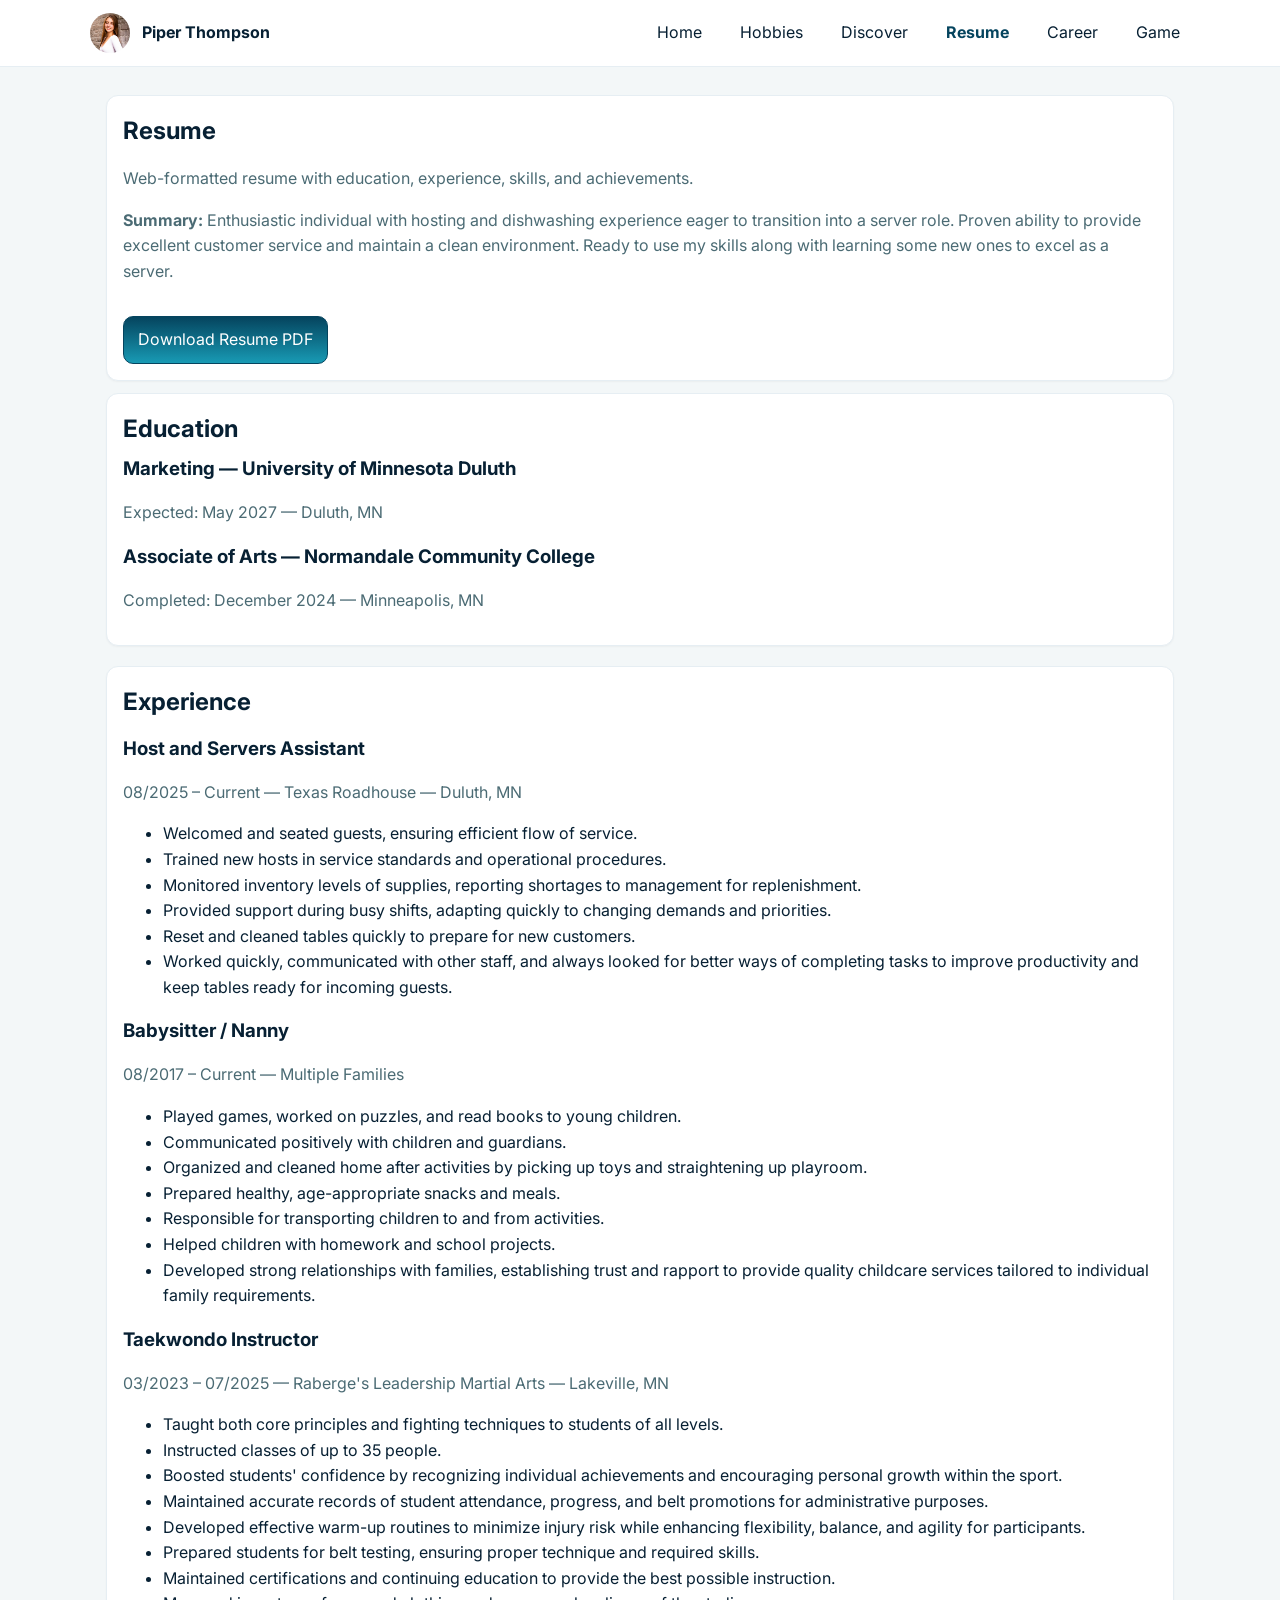
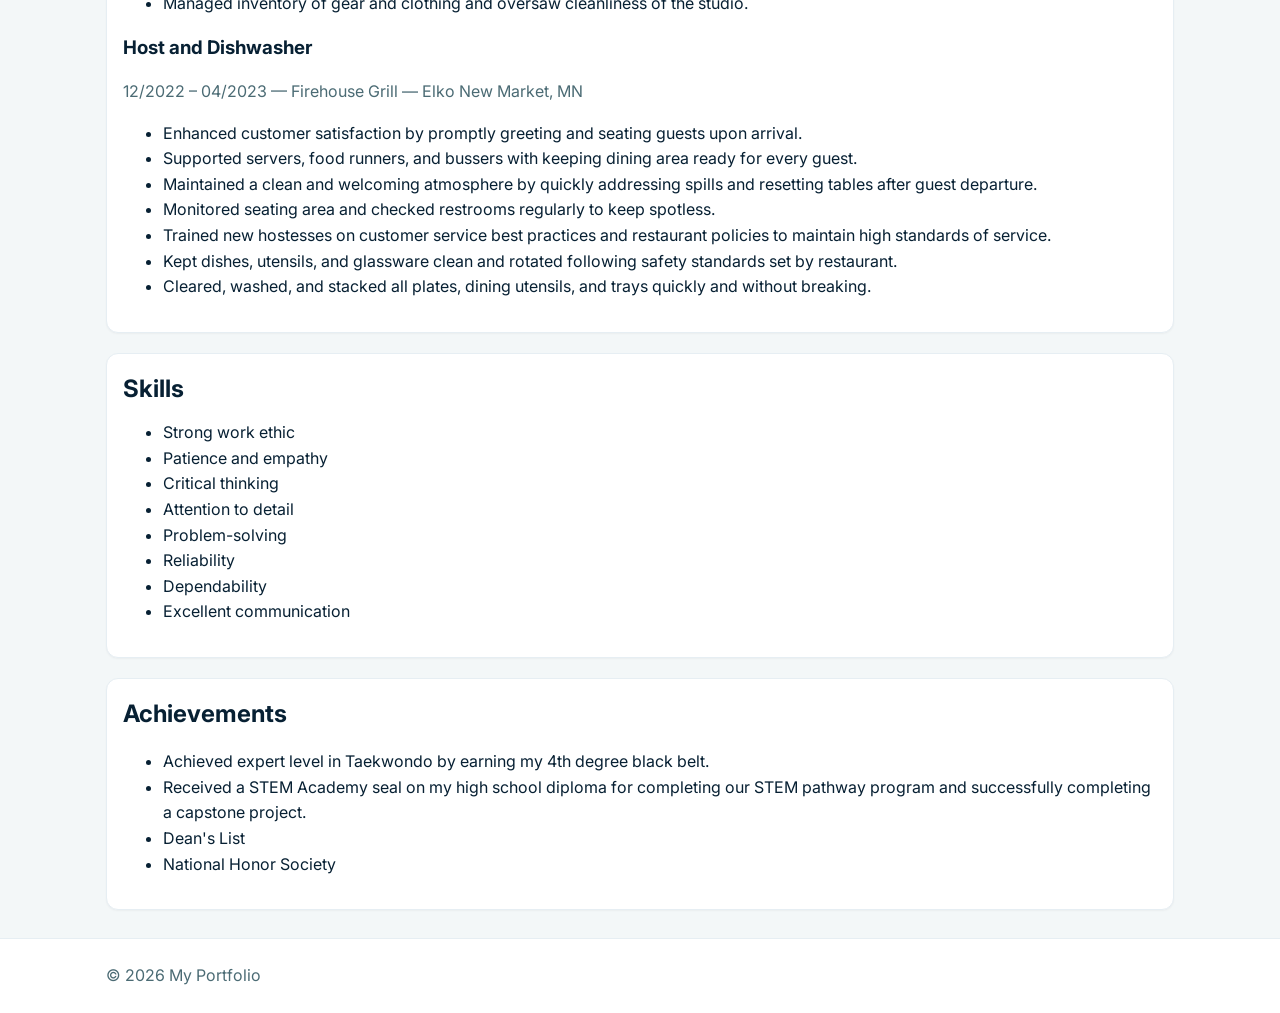
<file: resume.html>
<!DOCTYPE html>
<html lang="en">
<head>
    <meta charset="UTF-8">
    <meta name="viewport" content="width=device-width, initial-scale=1.0">
    <title>Resume | Piper Thompson</title>
    <link rel="stylesheet" href="CSS/styles.css">
    <link rel="preconnect" href="https://fonts.googleapis.com">
    <link rel="preconnect" href="https://fonts.gstatic.com" crossorigin>
    <link href="https://fonts.googleapis.com/css2?family=Inter:wght@400;600;700&display=swap" rel="stylesheet">
</head>
<body>
    <header class="site-header" role="banner">
        <div class="container bar">
            <a class="site-brand" href="index.html" aria-label="Piper Thompson home">
                <img class="avatar" src="media/seniorpicture.jpg" alt="Senior portrait of Piper Thompson">
                <span>Piper Thompson</span>
            </a>
            <nav class="site-nav" role="navigation" aria-label="Primary">
                <a href="index.html">Home</a>
                <a href="hobbies.html">Hobbies</a>
                <a href="discover.html">Discover</a>
                <a class="active" href="resume.html">Resume</a>
                <a href="career.html">Career</a>
                <a href="game.html">Game</a>
            </nav>
        </div>
    </header>

    <main>
        <section class="section">
            <div class="container stack">
                <div class="card" style="display:flex; align-items:center; justify-content:space-between; gap:16px; flex-wrap:wrap;">
                    <div>
                        <h1 style="margin:0;">Resume</h1>
                        <p class="muted">Web-formatted resume with education, experience, skills, and achievements.</p>
                        <p class="muted"><strong>Summary:</strong> Enthusiastic individual with hosting and dishwashing experience eager to transition into a server role. Proven ability to provide excellent customer service and maintain a clean environment. Ready to use my skills along with learning some new ones to excel as a server.</p>
                    </div>
                    <a class="btn primary" href="files/Resume11-17-25.pdf" download>
                        <i class="fa fa-download"></i> Download Resume PDF
                    </a>
                </div>

                <div class="resume">
                    <section class="card">
                        <h2 style="margin:0;">Education</h2>
                        <h3 style="margin:6px 0 0;">Marketing — University of Minnesota Duluth</h3>
                        <p class="muted">Expected: May 2027 — Duluth, MN</p>

                        <h3 style="margin:16px 0 6px;">Associate of Arts — Normandale Community College</h3>
                        <p class="muted">Completed: December 2024 — Minneapolis, MN</p>
                    </section>

                    <section class="card">
                        <h2 style="margin:0;">Experience</h2>

                        <article style="margin-top:12px;">
                            <h3 style="margin:0;">Host and Servers Assistant</h3>
                            <p class="muted">08/2025 – Current — Texas Roadhouse — Duluth, MN</p>
                            <ul>
                                <li>Welcomed and seated guests, ensuring efficient flow of service.</li>
                                <li>Trained new hosts in service standards and operational procedures.</li>
                                <li>Monitored inventory levels of supplies, reporting shortages to management for replenishment.</li>
                                <li>Provided support during busy shifts, adapting quickly to changing demands and priorities.</li>
                                <li>Reset and cleaned tables quickly to prepare for new customers.</li>
                                <li>Worked quickly, communicated with other staff, and always looked for better ways of completing tasks to improve productivity and keep tables ready for incoming guests.</li>
                            </ul>
                        </article>

                        <article style="margin-top:12px;">
                            <h3 style="margin:0;">Babysitter / Nanny</h3>
                            <p class="muted">08/2017 – Current — Multiple Families</p>
                            <ul>
                                <li>Played games, worked on puzzles, and read books to young children.</li>
                                <li>Communicated positively with children and guardians.</li>
                                <li>Organized and cleaned home after activities by picking up toys and straightening up playroom.</li>
                                <li>Prepared healthy, age-appropriate snacks and meals.</li>
                                <li>Responsible for transporting children to and from activities.</li>
                                <li>Helped children with homework and school projects.</li>
                                <li>Developed strong relationships with families, establishing trust and rapport to provide quality childcare services tailored to individual family requirements.</li>
                            </ul>
                        </article>

                        <article style="margin-top:12px;">
                            <h3 style="margin:0;">Taekwondo Instructor</h3>
                            <p class="muted">03/2023 – 07/2025 — Raberge's Leadership Martial Arts — Lakeville, MN</p>
                            <ul>
                                <li>Taught both core principles and fighting techniques to students of all levels.</li>
                                <li>Instructed classes of up to 35 people.</li>
                                <li>Boosted students' confidence by recognizing individual achievements and encouraging personal growth within the sport.</li>
                                <li>Maintained accurate records of student attendance, progress, and belt promotions for administrative purposes.</li>
                                <li>Developed effective warm-up routines to minimize injury risk while enhancing flexibility, balance, and agility for participants.</li>
                                <li>Prepared students for belt testing, ensuring proper technique and required skills.</li>
                                <li>Maintained certifications and continuing education to provide the best possible instruction.</li>
                                <li>Managed inventory of gear and clothing and oversaw cleanliness of the studio.</li>
                            </ul>
                        </article>

                        <article style="margin-top:12px;">
                            <h3 style="margin:0;">Host and Dishwasher</h3>
                            <p class="muted">12/2022 – 04/2023 — Firehouse Grill — Elko New Market, MN</p>
                            <ul>
                                <li>Enhanced customer satisfaction by promptly greeting and seating guests upon arrival.</li>
                                <li>Supported servers, food runners, and bussers with keeping dining area ready for every guest.</li>
                                <li>Maintained a clean and welcoming atmosphere by quickly addressing spills and resetting tables after guest departure.</li>
                                <li>Monitored seating area and checked restrooms regularly to keep spotless.</li>
                                <li>Trained new hostesses on customer service best practices and restaurant policies to maintain high standards of service.</li>
                                <li>Kept dishes, utensils, and glassware clean and rotated following safety standards set by restaurant.</li>
                                <li>Cleared, washed, and stacked all plates, dining utensils, and trays quickly and without breaking.</li>
                            </ul>
                        </article>
                    </section>

                    <section class="card">
                        <h2 style="margin:0;">Skills</h2>

                        <ul style="margin-top:12px;">
                            <li>Strong work ethic</li>
                            <li>Patience and empathy</li>
                            <li>Critical thinking</li>
                            <li>Attention to detail</li>
                            <li>Problem-solving</li>
                            <li>Reliability</li>
                            <li>Dependability</li>
                            <li>Excellent communication</li>
                        </ul>
                    </section>

                    <section class="card">
                        <h2 style="margin:0;">Achievements</h2>
                        <ul>
                            <li>Achieved expert level in Taekwondo by earning my 4th degree black belt.</li>
                            <li>Received a STEM Academy seal on my high school diploma for completing our STEM pathway program and successfully completing a capstone project.</li>
                            <li>Dean's List</li>
                            <li>National Honor Society</li>
                        </ul>
                    </section>
                </div>
            </div>
        </section>
    </main>

    <footer class="footer">
        <div class="container">© <span id="year"></span> My Portfolio</div>
        <script>document.getElementById('year').textContent = new Date().getFullYear();</script>
    </footer>
</body>
</html>
</file>
<file: CSS/styles.css>
/* Global, professional, responsive styles */

:root {
    /* Coastal color palette */
    --coast-deep: #05445E;     /* deep ocean */
    --coast-teal: #189AB4;     /* teal */
    --coast-sea: #75E6DA;      /* seafoam */
    --coast-sand: #F7F4EA;     /* sand */
    --coast-acc:  #2E8BC0;     /* accent */

    /* Brand mappings */
    --brand-primary: var(--coast-deep);
    --brand-secondary: var(--coast-teal);
    --brand-accent: var(--coast-acc);

    /* Neutrals */
    --surface: #ffffff;
    --surface-alt: #F3F7F8;
    --text: #072033;
    --text-muted: #4b6b74;
    --border: #e6eef3;
}

* {
    box-sizing: border-box;
}

html, body {
    margin: 0;
    padding: 0;
}

body {
    font-family: "Inter", "Segoe UI", Roboto, Helvetica, Arial, sans-serif;
    color: var(--text);
    background: var(--surface-alt);
    line-height: 1.6;
}

img, video {
    max-width: 100%;
    height: auto;
    display: block;
}

/* Hobby images: consistent aspect ratio and responsive sizing */
.hobby-img {
    width: 100%;
    aspect-ratio: 4 / 3;
    object-fit: cover;
    border-radius: 8px;
    display: block;
}

/* When a card is marked as inline (karate), make the image a fixed side image on wide screens */
.hobby-inline .hobby-img {
    /* When stacked, make the inline card image full-width to match other hobby cards */
    width: 100%;
    height: auto;
    max-width: 100%;
}

/* Hobby row: place image next to text on wide screens, stack on small screens */
.hobby-row {
    display: flex;
    gap: 18px;
    align-items: flex-start;
    flex-wrap: wrap;
}

.hobby-row .hobby-img {
    /* Slightly larger side image on wide screens for better presence */
    width: 260px;
    max-width: 45%;
    height: 180px;
    object-fit: cover;
}

/* Stack hobby-row at a larger breakpoint so side-by-side shows on more screen sizes */
@media (max-width: 1100px) {
    .hobby-row {
        flex-direction: column;
    }
    .hobby-row .hobby-img {
        width: 100%;
        height: auto;
        max-width: 100%;
    }
}

/* Homepage-specific compact grid to reduce empty space */
.home-tiles {
    display: grid;
    /* Use two fixed-width columns and center them so two tiles look full on wide screens */
    /* Increased from 300px to 500px for larger tiles */
    grid-template-columns: repeat(2, 500px);
    justify-content: center;
    gap: 16px;
    align-items: start;
}

.compact-thumb {
    width: 100%;
    height: 140px;
    object-fit: cover;
    border-radius: 8px;
}

/* Larger variant for featured homepage tiles (50% taller) */
.compact-thumb.large {
    height: 210px; /* 140px * 1.5 */
}

/* Profile thumbnail used on the homepage aside */
.profile-thumb {
    width: 120px;
    max-width: 100%;
    height: auto;
    border-radius: 12px;
    object-fit: cover;
    display: block;
    margin-bottom: 12px;
}

/* Larger portrait placed under the welcome video in the hero column */
.hero-photo {
    display: block;
    text-align: center;
    margin-top: 12px;
}

.hero-profile {
    width: 100%;
    max-width: 420px; /* larger presence */
    height: auto;
    border-radius: 14px;
    object-fit: cover;
    display: inline-block;
    box-shadow: 0 6px 18px rgba(5, 68, 94, 0.08);
}

@media (max-width: 900px) {
    .hero-profile {
        max-width: 100%;
        width: 100%;
    }
}

@media (max-width: 1100px) {
    .home-tiles {
        grid-template-columns: repeat(2, 1fr);
        justify-content: stretch;
    }
}

@media (max-width: 700px) {
    .home-tiles {
        grid-template-columns: 1fr;
    }
}

a {
    color: var(--brand-primary);
    text-decoration: none;
}

a:hover {
    text-decoration: underline;
}

.container {
    width: 100%;
    max-width: 1100px;
    margin: 0 auto;
    padding: 0 16px;
}

/* Header / Nav */
.site-header {
    position: sticky;
    top: 0;
    z-index: 100;
    background: var(--surface);
    border-bottom: 1px solid var(--border);
}

.site-header .bar {
    display: flex;
    align-items: center;
    justify-content: space-between;
    gap: 16px;
    padding: 12px 0;
}

.site-brand {
    display: flex;
    align-items: center;
    gap: 12px;
    font-weight: 700;
    color: var(--text);
}

.site-brand .avatar {
    width: 40px;
    height: 40px;
    border-radius: 50%;
    object-fit: cover;
}

.site-nav {
    display: flex;
    flex-wrap: wrap;
    gap: 10px 18px;
}

.site-nav a {
    color: var(--text);
    padding: 8px 10px;
    border-radius: 8px;
}

.site-nav a:hover {
    background: var(--surface-alt);
    color: var(--brand-accent);
}

.site-nav a.active {
    background: transparent;
    color: var(--brand-primary);
    font-weight: 700;
}

/* Hero */
.hero {
    background: linear-gradient(180deg, var(--surface-alt), rgba(230, 247, 245, 0));
    padding: 24px 0 12px; /* reduced vertical spacing */
}

.hero-grid {
    display: grid;
    /* give the left column (welcome + video) more room so the video can be larger */
    grid-template-columns: 1.6fr 1fr;
    gap: 20px; /* tighter grid gap */
}

/* Larger welcome video styling (16:9) */
.welcome-video {
    width: 100%;
    aspect-ratio: 16 / 9;
    height: auto;
    border-radius: 10px;
    display: block;
}

/* Larger variant used for the dedicated welcome video section */
.welcome-section {
    padding: 36px 0; /* give the video more breathing room */
}

.welcome-section .card {
    display: grid;
    place-items: center;
    text-align: center;
}

.welcome-section .welcome-video.welcome-large {
    width: 100%;
    /* Cap the video to the requested 800px width for large viewports */
    max-width: 800px;
    aspect-ratio: 16 / 9;
    height: auto;
    border-radius: 12px;
    box-shadow: 0 8px 30px rgba(5, 68, 94, 0.12);
    display: block;
}

@media (max-width: 1200px) {
    .welcome-section .welcome-video.welcome-large {
        max-width: 100%;
    }
}

.card {
    background: var(--surface);
    border: 1px solid var(--border);
    border-radius: 12px;
    padding: 16px; /* slightly reduced card padding */
    box-shadow: 0 1px 2px rgba(0,0,0,0.04);
}

.card h2 {
    margin: 0 0 8px;
}

.stack {
    display: grid;
    gap: 12px; /* reduced stack gap */
}

/* Make sure hobby-row layout wins when an element also has .stack (more specific selector) */
.card.hobby-row,
figure.hobby-row {
    display: flex;
    gap: 18px;
    align-items: flex-start;
    flex-wrap: wrap;
}

/* Ensure the text area grows and sits to the right of the image */
.hobby-row figcaption {
    flex: 1 1 auto;
    min-width: 220px;
}

.grid-2 {
    display: grid;
    grid-template-columns: repeat(2, 1fr);
    gap: 12px;
}

.grid-3 {
    /* Stack hobby cards vertically (single column) */
    display: grid;
    grid-template-columns: 1fr;
    gap: 16px;
}

.muted {
    color: var(--text-muted);
}

.btn {
    display: inline-block;
    padding: 10px 14px;
    border-radius: 10px;
    border: 1px solid var(--border);
    background: var(--surface);
    color: var(--text);
}

.btn.primary {
    background: linear-gradient(180deg, var(--brand-primary), var(--brand-secondary));
    color: white;
    border-color: var(--brand-primary);
}

.section {
    padding: 28px 0;
}

.section h2 {
    margin: 0 0 8px;
}

.footer {
    border-top: 1px solid var(--border);
    padding: 24px 0;
    color: var(--text-muted);
    background: var(--surface);
}

/* Resume */
.resume {
    display: grid;
    grid-template-columns: 1fr;
    gap: 20px;
}

.resume h3 {
    margin: 0 0 6px;
}

/* Responsive */
@media (max-width: 900px) {
    .hero-grid {
        grid-template-columns: 1fr;
    }

    .grid-2, .grid-3 {
        grid-template-columns: 1fr;
    }
}
</file>
